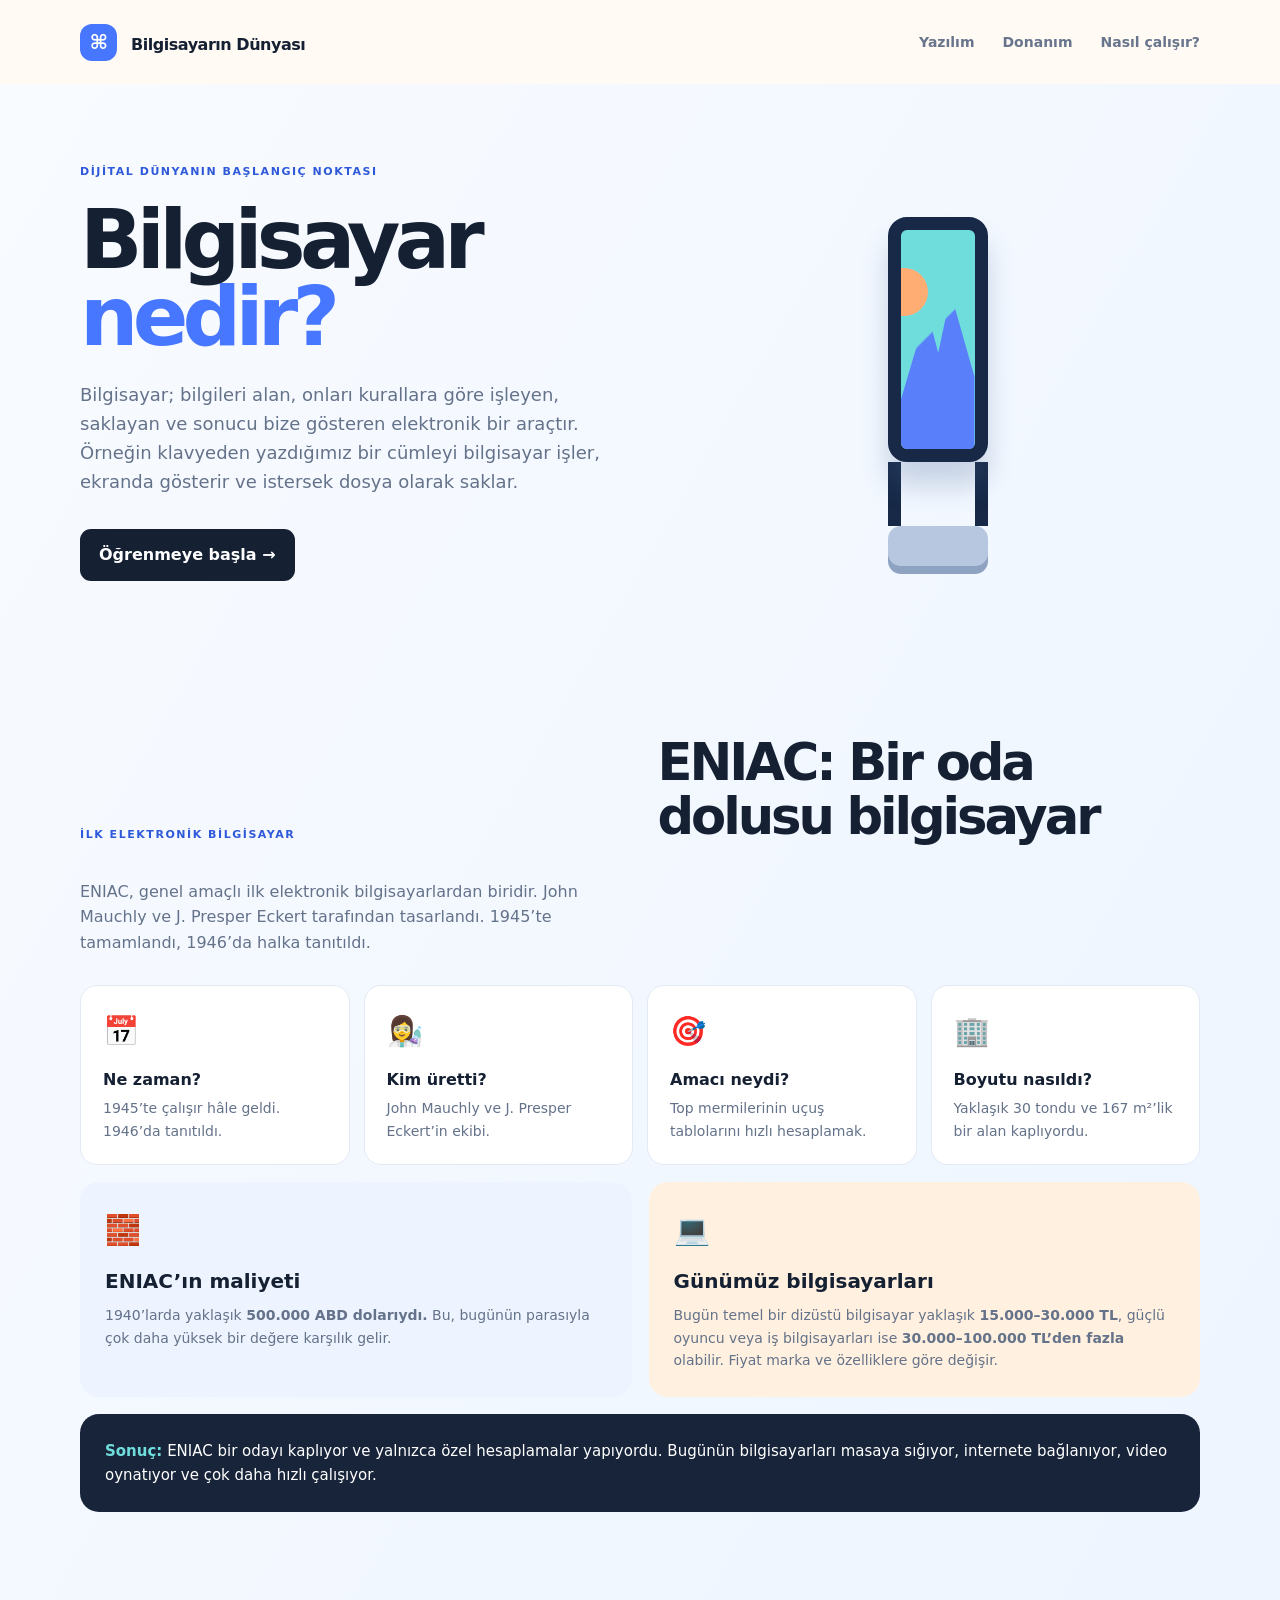
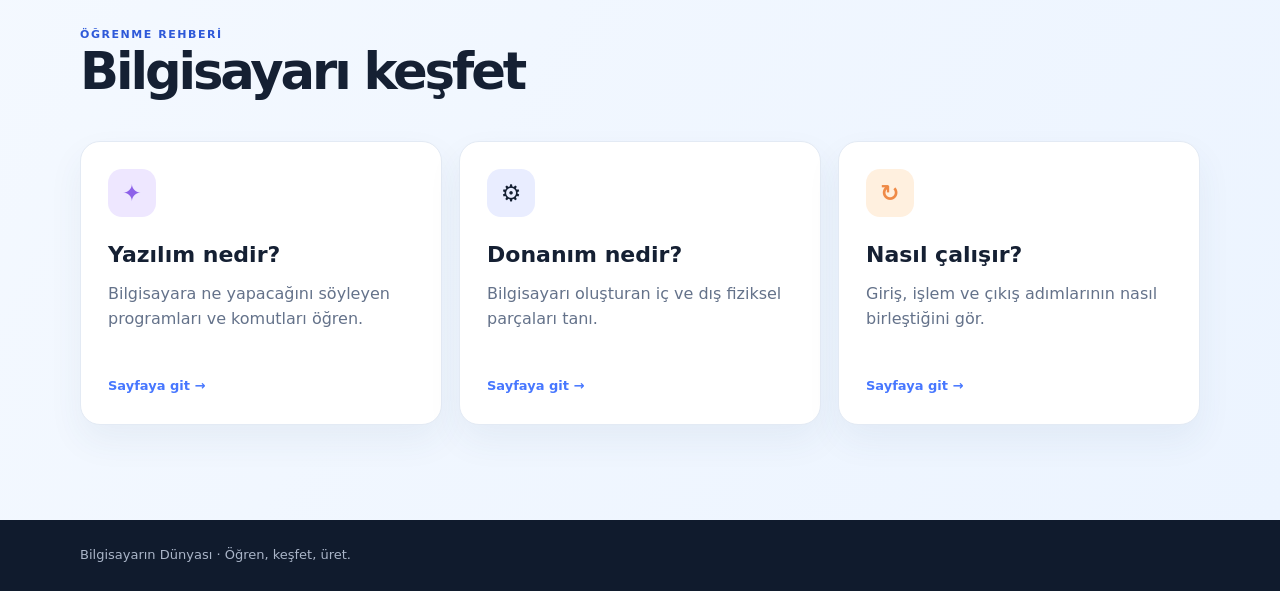
<file: index.html>
<!doctype html>
<html lang="tr">
<head>
  <meta charset="utf-8"><meta name="viewport" content="width=device-width, initial-scale=1">
  <title>Bilgisayar Nedir?</title><link rel="stylesheet" href="styles.css">
</head>
<body>
  <header><div class="wrap nav"><a class="brand" href="index.html"><span>⌘</span> Bilgisayarın Dünyası</a><nav><a href="yazilim.html">Yazılım</a><a href="donanim.html">Donanım</a><a href="nasil-calisir.html">Nasıl çalışır?</a></nav></div></header>
  <main class="home">
    <div class="wrap home-grid">
      <section class="intro"><small>DİJİTAL DÜNYANIN BAŞLANGIÇ NOKTASI</small><h1>Bilgisayar<br><em>nedir?</em></h1><p>Bilgisayar; bilgileri alan, onları kurallara göre işleyen, saklayan ve sonucu bize gösteren elektronik bir araçtır. Örneğin klavyeden yazdığımız bir cümleyi bilgisayar işler, ekranda gösterir ve istersek dosya olarak saklar.</p><a class="button" href="yazilim.html">Öğrenmeye başla →</a></section>
      <div class="computer" aria-label="Masaüstü bilgisayar görseli"><div class="screen"><div class="sun"></div><div class="mountain"></div></div><div class="stand"></div><div class="keyboard"></div></div>
    </div>
    <section class="wrap history">
      <div class="history-heading"><small>İLK ELEKTRONİK BİLGİSAYAR</small><h2>ENIAC: Bir oda<br>dolusu bilgisayar</h2><p>ENIAC, genel amaçlı ilk elektronik bilgisayarlardan biridir. John Mauchly ve J. Presper Eckert tarafından tasarlandı. 1945’te tamamlandı, 1946’da halka tanıtıldı.</p></div>
      <div class="history-grid">
        <article class="fact"><span class="fact-icon">📅</span><strong>Ne zaman?</strong><p>1945’te çalışır hâle geldi. 1946’da tanıtıldı.</p></article>
        <article class="fact"><span class="fact-icon">👩‍🔬</span><strong>Kim üretti?</strong><p>John Mauchly ve J. Presper Eckert’in ekibi.</p></article>
        <article class="fact"><span class="fact-icon">🎯</span><strong>Amacı neydi?</strong><p>Top mermilerinin uçuş tablolarını hızlı hesaplamak.</p></article>
        <article class="fact"><span class="fact-icon">🏢</span><strong>Boyutu nasıldı?</strong><p>Yaklaşık 30 tondu ve 167 m²’lik bir alan kaplıyordu.</p></article>
      </div>
      <div class="compare">
        <div><span class="compare-icon">🧱</span><h3>ENIAC’ın maliyeti</h3><p>1940’larda yaklaşık <b>500.000 ABD dolarıydı.</b> Bu, bugünün parasıyla çok daha yüksek bir değere karşılık gelir.</p></div>
        <div><span class="compare-icon">💻</span><h3>Günümüz bilgisayarları</h3><p>Bugün temel bir dizüstü bilgisayar yaklaşık <b>15.000–30.000 TL</b>, güçlü oyuncu veya iş bilgisayarları ise <b>30.000–100.000 TL’den fazla</b> olabilir. Fiyat marka ve özelliklere göre değişir.</p></div>
        <div class="comparison-note"><b>Sonuç:</b> ENIAC bir odayı kaplıyor ve yalnızca özel hesaplamalar yapıyordu. Bugünün bilgisayarları masaya sığıyor, internete bağlanıyor, video oynatıyor ve çok daha hızlı çalışıyor.</div>
      </div>
    </section>
    <section class="wrap principles"><small>ÖĞRENME REHBERİ</small><h2>Bilgisayarı keşfet</h2><div class="link-cards">
      <a href="yazilim.html" class="link-card purple"><b>✦</b><h3>Yazılım nedir?</h3><p>Bilgisayara ne yapacağını söyleyen programları ve komutları öğren.</p><span>Sayfaya git →</span></a>
      <a href="donanim.html" class="link-card blue"><b>⚙</b><h3>Donanım nedir?</h3><p>Bilgisayarı oluşturan iç ve dış fiziksel parçaları tanı.</p><span>Sayfaya git →</span></a>
      <a href="nasil-calisir.html" class="link-card orange"><b>↻</b><h3>Nasıl çalışır?</h3><p>Giriş, işlem ve çıkış adımlarının nasıl birleştiğini gör.</p><span>Sayfaya git →</span></a>
    </div></section>
  </main>
  <footer><div class="wrap">Bilgisayarın Dünyası · Öğren, keşfet, üret.</div></footer>
</body></html>
</file>
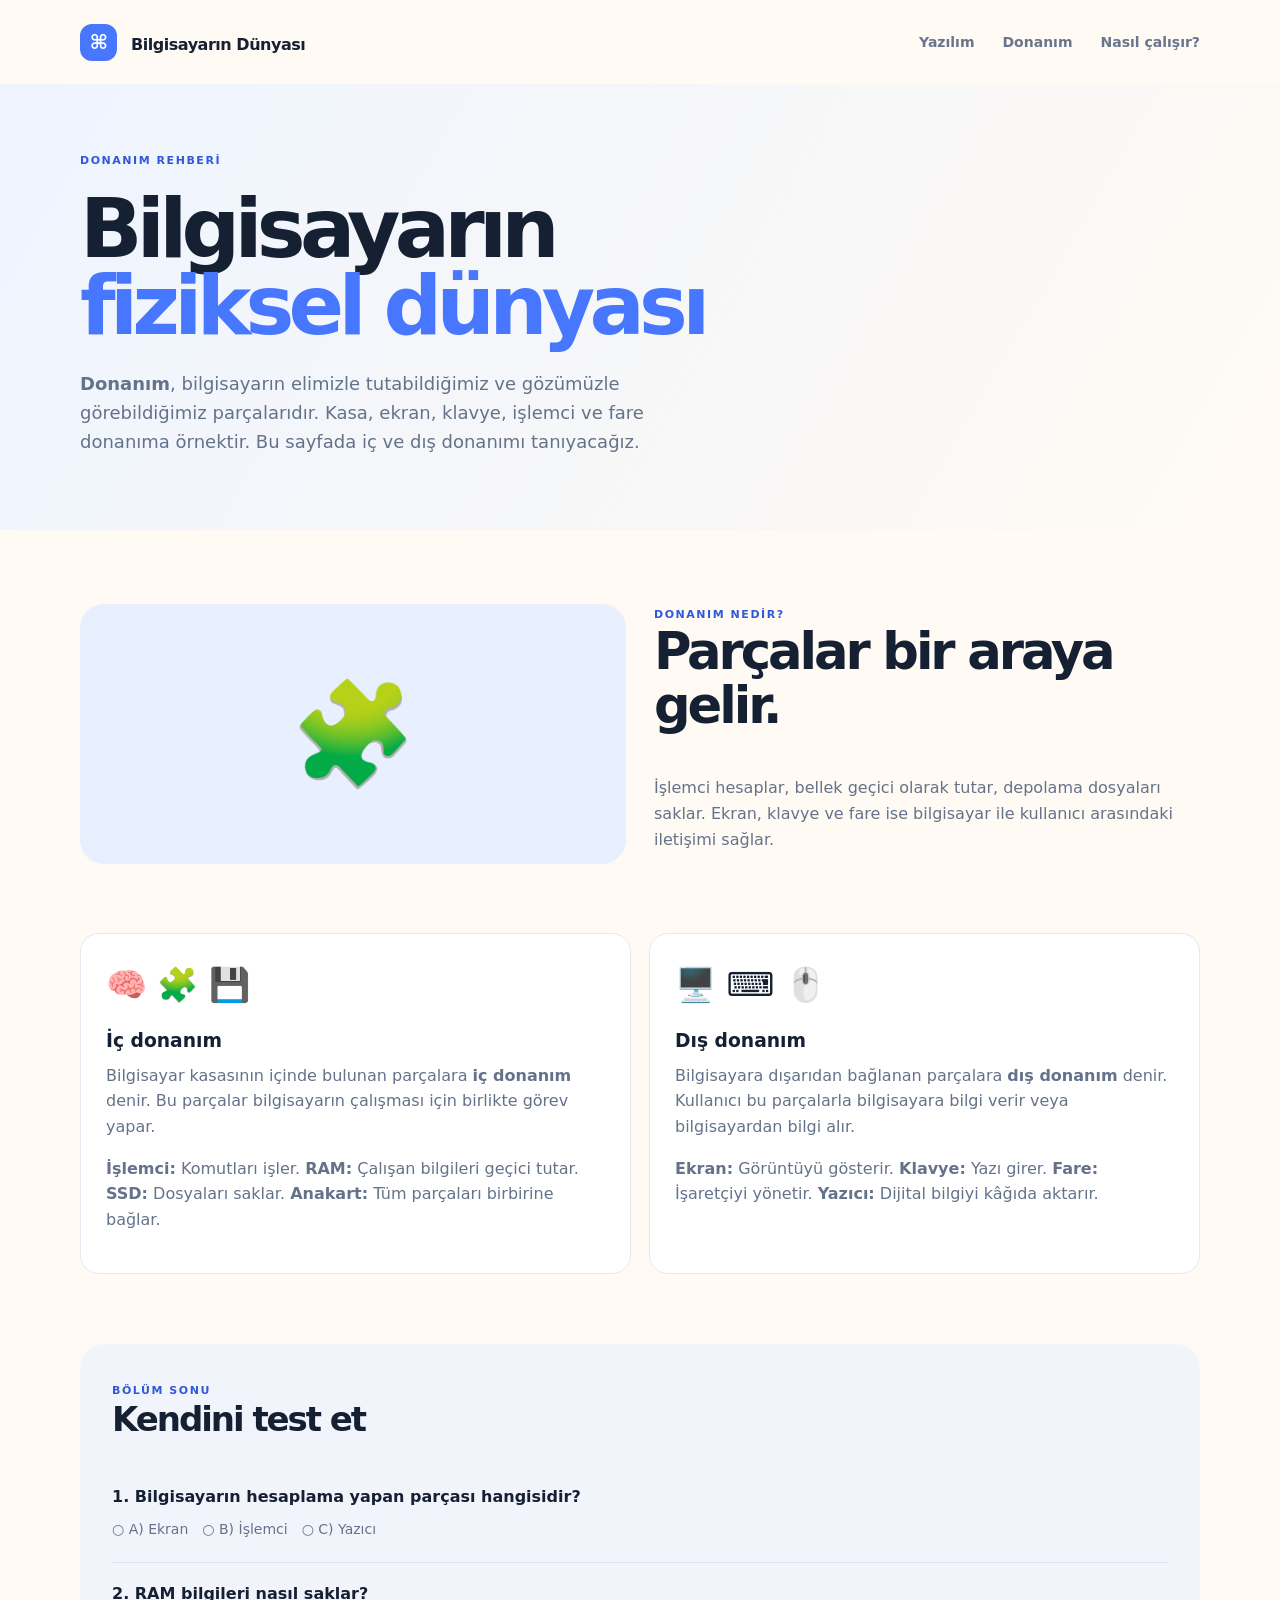
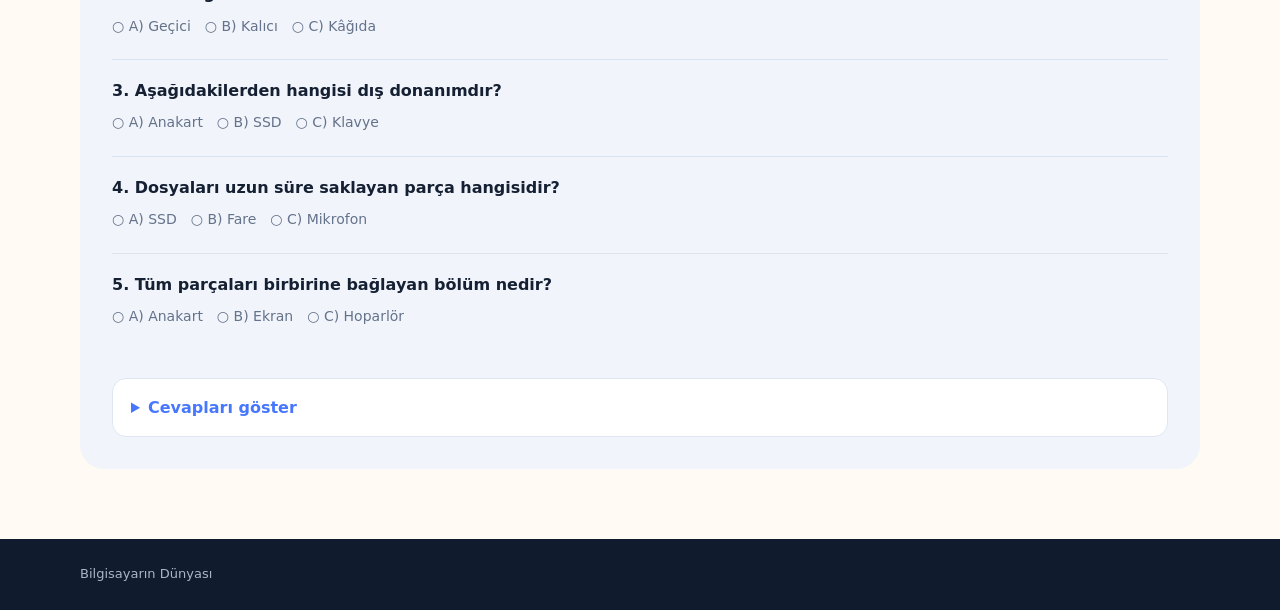
<file: donanim.html>
<!doctype html><html lang="tr"><head><meta charset="utf-8"><meta name="viewport" content="width=device-width,initial-scale=1"><title>Donanım | Bilgisayarın Dünyası</title><link rel="stylesheet" href="styles.css"></head><body>
<header><div class="wrap nav"><a class="brand" href="index.html"><span>⌘</span> Bilgisayarın Dünyası</a><nav><a href="yazilim.html">Yazılım</a><a href="donanim.html">Donanım</a><a href="nasil-calisir.html">Nasıl çalışır?</a></nav></div></header>
<section class="page-hero"><div class="wrap"><small>DONANIM REHBERİ</small><h1>Bilgisayarın<br><em>fiziksel dünyası</em></h1><p><b>Donanım</b>, bilgisayarın elimizle tutabildiğimiz ve gözümüzle görebildiğimiz parçalarıdır. Kasa, ekran, klavye, işlemci ve fare donanıma örnektir. Bu sayfada iç ve dış donanımı tanıyacağız.</p></div></section>
<main class="content wrap"><div class="definition"><div class="definition-art">🧩</div><div class="definition-copy"><small>DONANIM NEDİR?</small><h2>Parçalar bir araya gelir.</h2><p>İşlemci hesaplar, bellek geçici olarak tutar, depolama dosyaları saklar. Ekran, klavye ve fare ise bilgisayar ile kullanıcı arasındaki iletişimi sağlar.</p></div></div>
<div class="lesson-grid"><article class="lesson"><span class="symbol">🧠 🧩 💾</span><h3>İç donanım</h3><p>Bilgisayar kasasının içinde bulunan parçalara <b>iç donanım</b> denir. Bu parçalar bilgisayarın çalışması için birlikte görev yapar.</p><p><b>İşlemci:</b> Komutları işler. <b>RAM:</b> Çalışan bilgileri geçici tutar. <b>SSD:</b> Dosyaları saklar. <b>Anakart:</b> Tüm parçaları birbirine bağlar.</p></article><article class="lesson"><span class="symbol">🖥️ ⌨️ 🖱️</span><h3>Dış donanım</h3><p>Bilgisayara dışarıdan bağlanan parçalara <b>dış donanım</b> denir. Kullanıcı bu parçalarla bilgisayara bilgi verir veya bilgisayardan bilgi alır.</p><p><b>Ekran:</b> Görüntüyü gösterir. <b>Klavye:</b> Yazı girer. <b>Fare:</b> İşaretçiyi yönetir. <b>Yazıcı:</b> Dijital bilgiyi kâğıda aktarır.</p></article></div>
<section class="quiz"><small>BÖLÜM SONU</small><h2>Kendini test et</h2><div class="question"><p>1. Bilgisayarın hesaplama yapan parçası hangisidir?</p><label>○ A) Ekran　○ B) İşlemci　○ C) Yazıcı</label></div><div class="question"><p>2. RAM bilgileri nasıl saklar?</p><label>○ A) Geçici　○ B) Kalıcı　○ C) Kâğıda</label></div><div class="question"><p>3. Aşağıdakilerden hangisi dış donanımdır?</p><label>○ A) Anakart　○ B) SSD　○ C) Klavye</label></div><div class="question"><p>4. Dosyaları uzun süre saklayan parça hangisidir?</p><label>○ A) SSD　○ B) Fare　○ C) Mikrofon</label></div><div class="question"><p>5. Tüm parçaları birbirine bağlayan bölüm nedir?</p><label>○ A) Anakart　○ B) Ekran　○ C) Hoparlör</label></div><details><summary>Cevapları göster</summary><ol><li>B — İşlemci</li><li>A — Geçici</li><li>C — Klavye</li><li>A — SSD</li><li>A — Anakart</li></ol></details></section></main><footer><div class="wrap">Bilgisayarın Dünyası</div></footer></body></html>
</file>
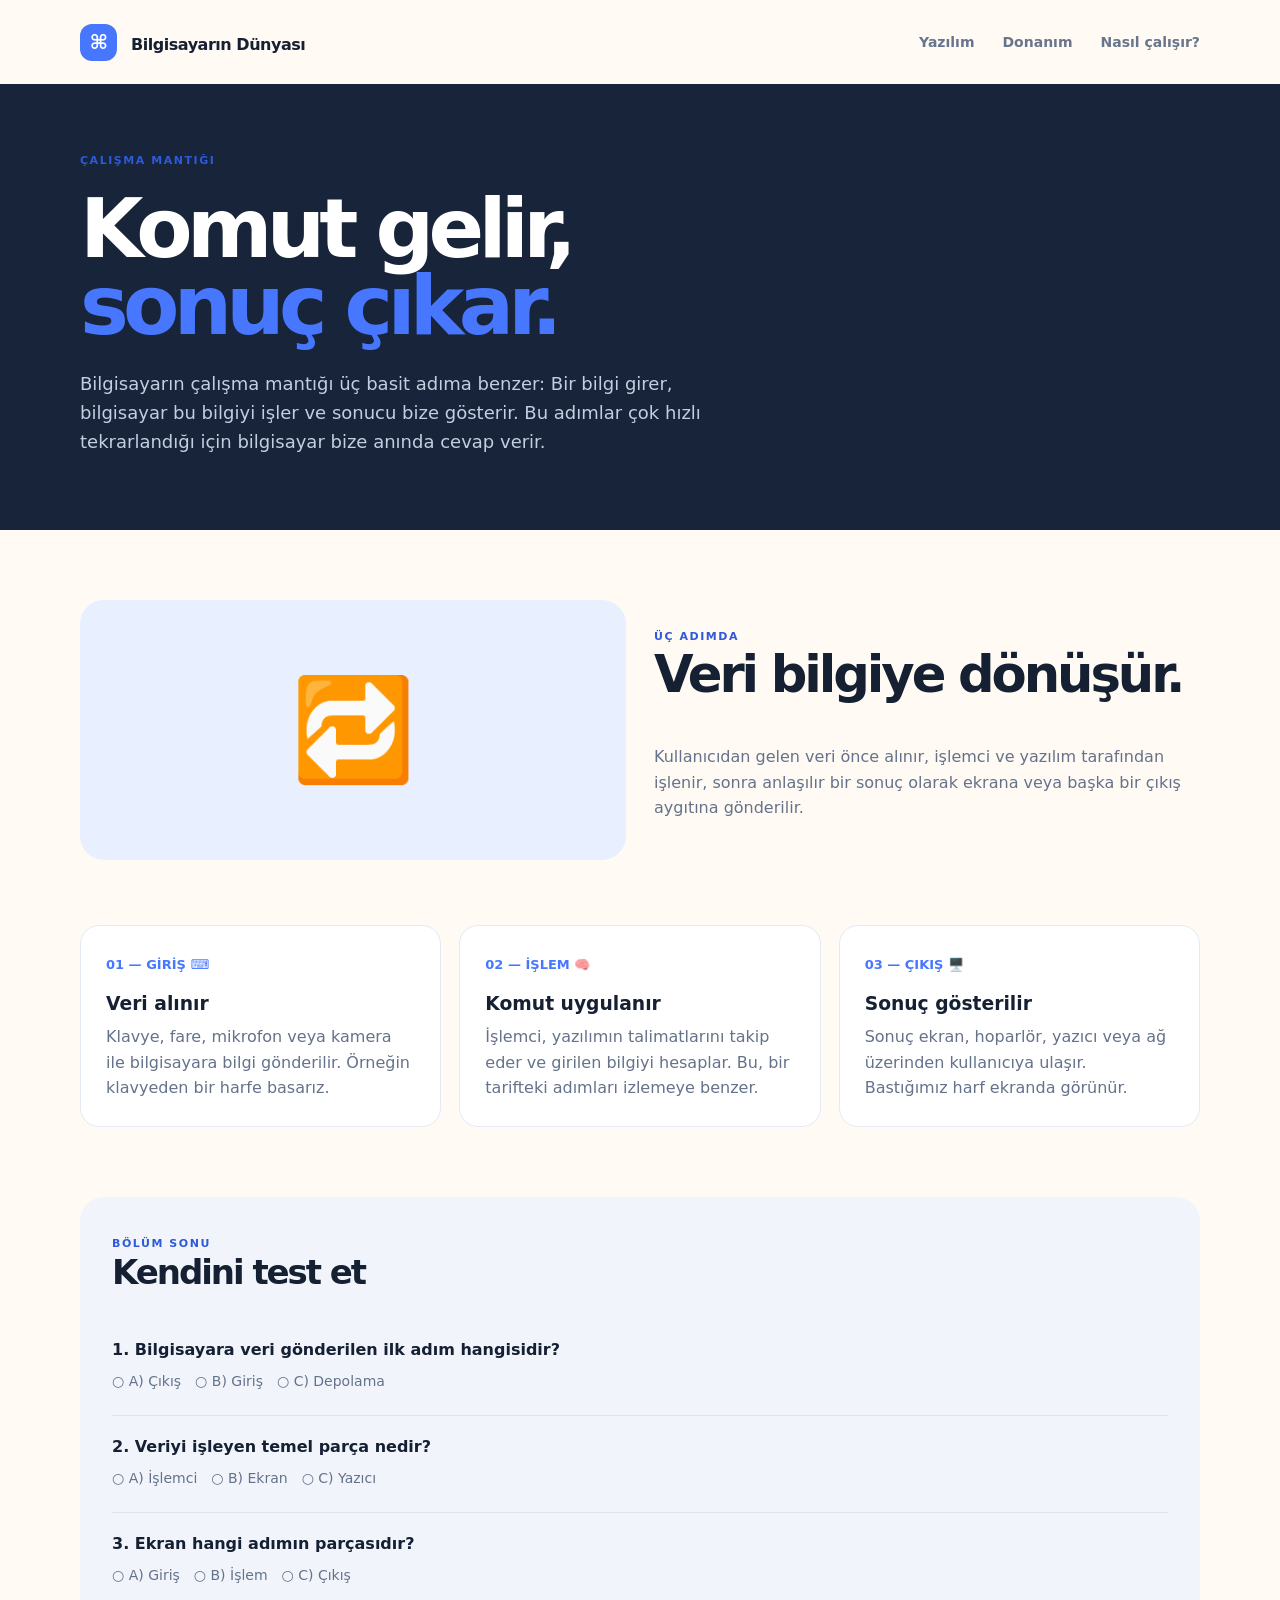
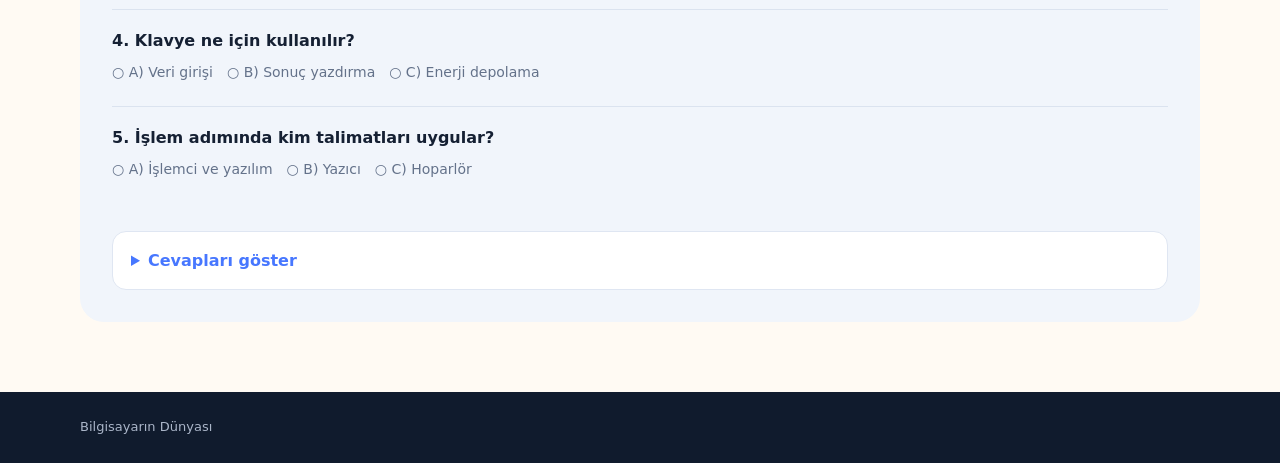
<file: nasil-calisir.html>
<!doctype html><html lang="tr"><head><meta charset="utf-8"><meta name="viewport" content="width=device-width,initial-scale=1"><title>Nasıl Çalışır? | Bilgisayarın Dünyası</title><link rel="stylesheet" href="styles.css"></head><body>
<header><div class="wrap nav"><a class="brand" href="index.html"><span>⌘</span> Bilgisayarın Dünyası</a><nav><a href="yazilim.html">Yazılım</a><a href="donanim.html">Donanım</a><a href="nasil-calisir.html">Nasıl çalışır?</a></nav></div></header>
<section class="page-hero dark-hero"><div class="wrap"><small>ÇALIŞMA MANTIĞI</small><h1>Komut gelir,<br><em>sonuç çıkar.</em></h1><p>Bilgisayarın çalışma mantığı üç basit adıma benzer: Bir bilgi girer, bilgisayar bu bilgiyi işler ve sonucu bize gösterir. Bu adımlar çok hızlı tekrarlandığı için bilgisayar bize anında cevap verir.</p></div></section>
<main class="content wrap"><div class="definition"><div class="definition-art">🔁</div><div class="definition-copy"><small>ÜÇ ADIMDA</small><h2>Veri bilgiye dönüşür.</h2><p>Kullanıcıdan gelen veri önce alınır, işlemci ve yazılım tarafından işlenir, sonra anlaşılır bir sonuç olarak ekrana veya başka bir çıkış aygıtına gönderilir.</p></div></div>
<div class="steps"><article class="step"><strong>01 — GİRİŞ ⌨️</strong><h3>Veri alınır</h3><p>Klavye, fare, mikrofon veya kamera ile bilgisayara bilgi gönderilir. Örneğin klavyeden bir harfe basarız.</p></article><article class="step"><strong>02 — İŞLEM 🧠</strong><h3>Komut uygulanır</h3><p>İşlemci, yazılımın talimatlarını takip eder ve girilen bilgiyi hesaplar. Bu, bir tarifteki adımları izlemeye benzer.</p></article><article class="step"><strong>03 — ÇIKIŞ 🖥️</strong><h3>Sonuç gösterilir</h3><p>Sonuç ekran, hoparlör, yazıcı veya ağ üzerinden kullanıcıya ulaşır. Bastığımız harf ekranda görünür.</p></article></div>
<section class="quiz"><small>BÖLÜM SONU</small><h2>Kendini test et</h2><div class="question"><p>1. Bilgisayara veri gönderilen ilk adım hangisidir?</p><label>○ A) Çıkış　○ B) Giriş　○ C) Depolama</label></div><div class="question"><p>2. Veriyi işleyen temel parça nedir?</p><label>○ A) İşlemci　○ B) Ekran　○ C) Yazıcı</label></div><div class="question"><p>3. Ekran hangi adımın parçasıdır?</p><label>○ A) Giriş　○ B) İşlem　○ C) Çıkış</label></div><div class="question"><p>4. Klavye ne için kullanılır?</p><label>○ A) Veri girişi　○ B) Sonuç yazdırma　○ C) Enerji depolama</label></div><div class="question"><p>5. İşlem adımında kim talimatları uygular?</p><label>○ A) İşlemci ve yazılım　○ B) Yazıcı　○ C) Hoparlör</label></div><details><summary>Cevapları göster</summary><ol><li>B — Giriş</li><li>A — İşlemci</li><li>C — Çıkış</li><li>A — Veri girişi</li><li>A — İşlemci ve yazılım</li></ol></details></section></main><footer><div class="wrap">Bilgisayarın Dünyası</div></footer></body></html>
</file>
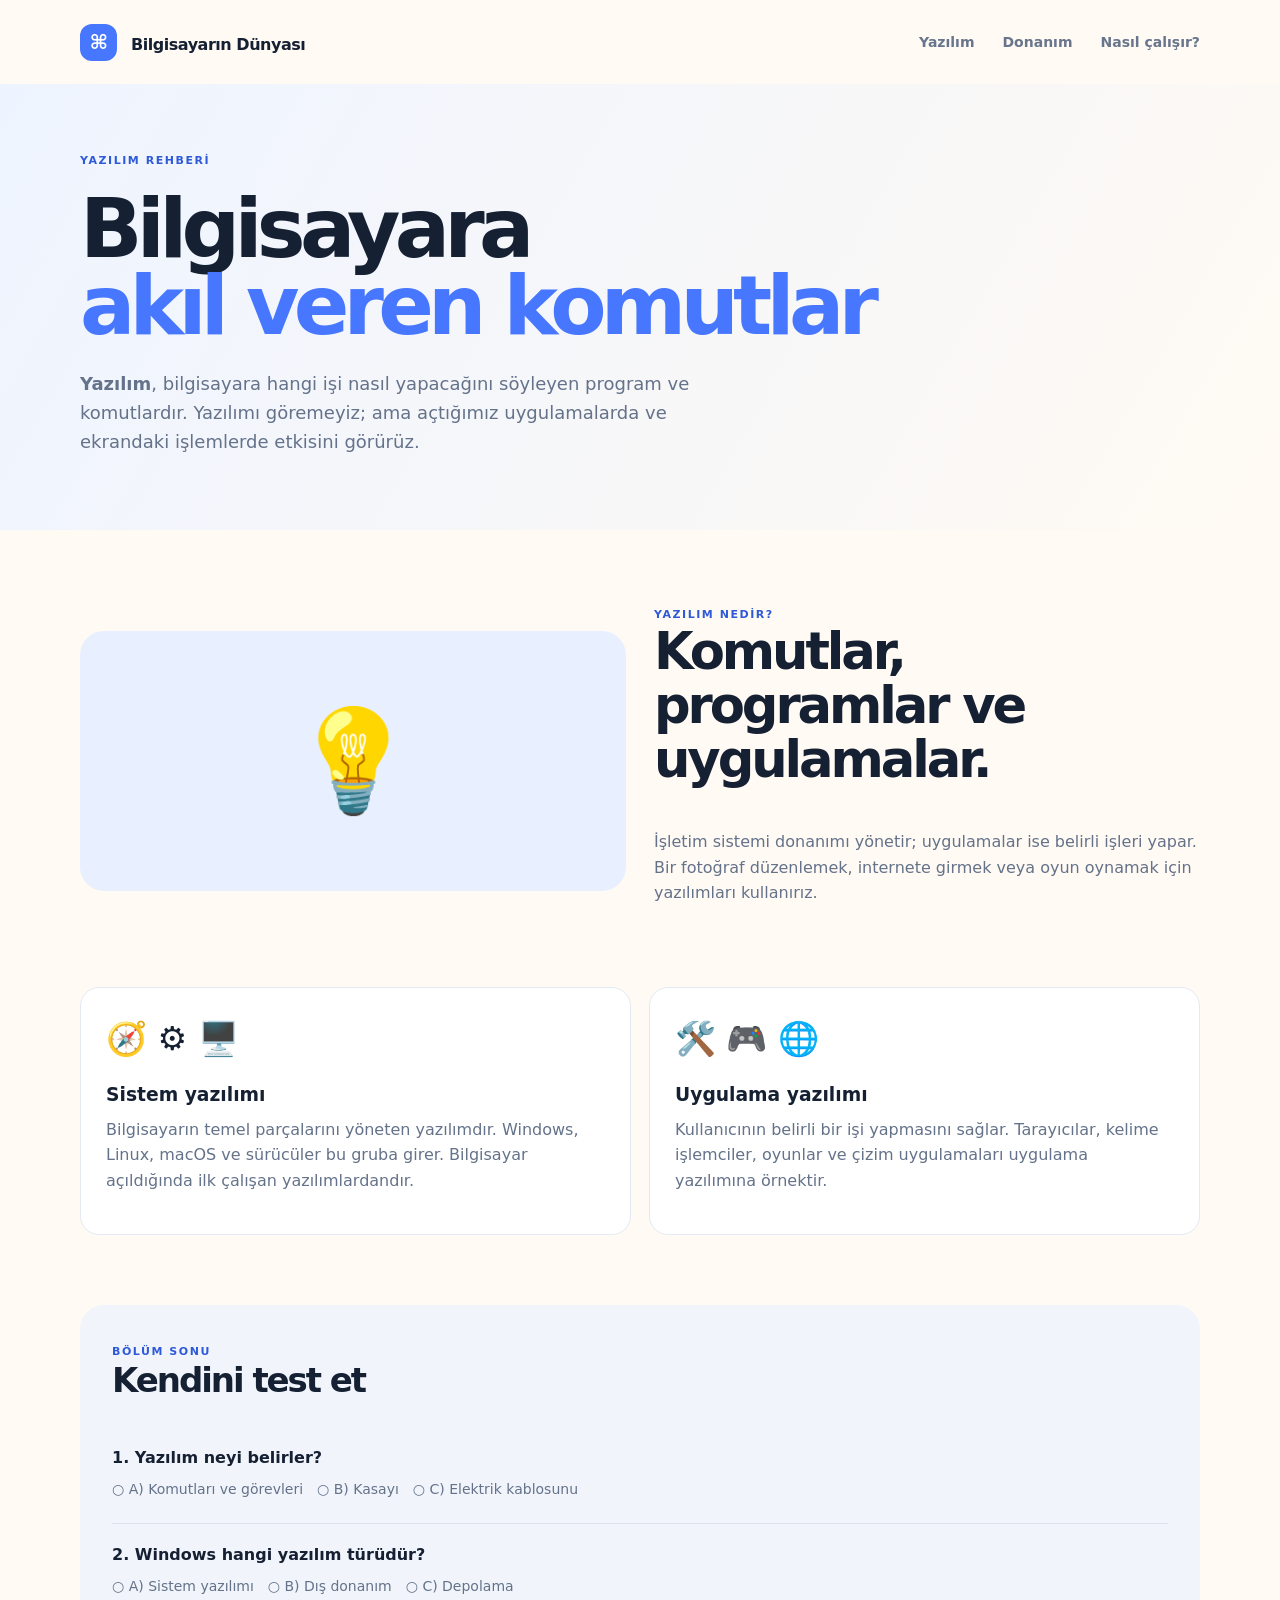
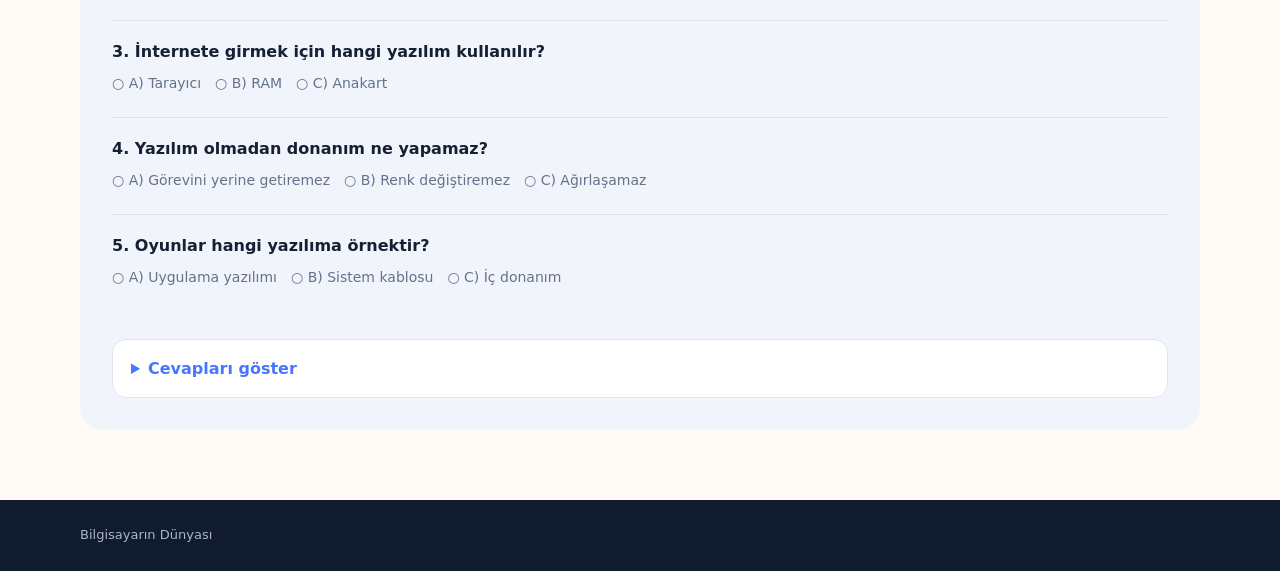
<file: yazilim.html>
<!doctype html><html lang="tr"><head><meta charset="utf-8"><meta name="viewport" content="width=device-width,initial-scale=1"><title>Yazılım | Bilgisayarın Dünyası</title><link rel="stylesheet" href="styles.css"></head><body>
<header><div class="wrap nav"><a class="brand" href="index.html"><span>⌘</span> Bilgisayarın Dünyası</a><nav><a href="yazilim.html">Yazılım</a><a href="donanim.html">Donanım</a><a href="nasil-calisir.html">Nasıl çalışır?</a></nav></div></header>
<section class="page-hero"><div class="wrap"><small>YAZILIM REHBERİ</small><h1>Bilgisayara<br><em>akıl veren komutlar</em></h1><p><b>Yazılım</b>, bilgisayara hangi işi nasıl yapacağını söyleyen program ve komutlardır. Yazılımı göremeyiz; ama açtığımız uygulamalarda ve ekrandaki işlemlerde etkisini görürüz.</p></div></section>
<main class="content wrap"><div class="definition"><div class="definition-art">💡</div><div class="definition-copy"><small>YAZILIM NEDİR?</small><h2>Komutlar, programlar ve uygulamalar.</h2><p>İşletim sistemi donanımı yönetir; uygulamalar ise belirli işleri yapar. Bir fotoğraf düzenlemek, internete girmek veya oyun oynamak için yazılımları kullanırız.</p></div></div>
<div class="lesson-grid"><article class="lesson"><span class="symbol">🧭 ⚙️ 🖥️</span><h3>Sistem yazılımı</h3><p>Bilgisayarın temel parçalarını yöneten yazılımdır. Windows, Linux, macOS ve sürücüler bu gruba girer. Bilgisayar açıldığında ilk çalışan yazılımlardandır.</p></article><article class="lesson"><span class="symbol">🛠️ 🎮 🌐</span><h3>Uygulama yazılımı</h3><p>Kullanıcının belirli bir işi yapmasını sağlar. Tarayıcılar, kelime işlemciler, oyunlar ve çizim uygulamaları uygulama yazılımına örnektir.</p></article></div>
<section class="quiz"><small>BÖLÜM SONU</small><h2>Kendini test et</h2><div class="question"><p>1. Yazılım neyi belirler?</p><label>○ A) Komutları ve görevleri　○ B) Kasayı　○ C) Elektrik kablosunu</label></div><div class="question"><p>2. Windows hangi yazılım türüdür?</p><label>○ A) Sistem yazılımı　○ B) Dış donanım　○ C) Depolama</label></div><div class="question"><p>3. İnternete girmek için hangi yazılım kullanılır?</p><label>○ A) Tarayıcı　○ B) RAM　○ C) Anakart</label></div><div class="question"><p>4. Yazılım olmadan donanım ne yapamaz?</p><label>○ A) Görevini yerine getiremez　○ B) Renk değiştiremez　○ C) Ağırlaşamaz</label></div><div class="question"><p>5. Oyunlar hangi yazılıma örnektir?</p><label>○ A) Uygulama yazılımı　○ B) Sistem kablosu　○ C) İç donanım</label></div><details><summary>Cevapları göster</summary><ol><li>A — Komutları ve görevleri</li><li>A — Sistem yazılımı</li><li>A — Tarayıcı</li><li>A — Görevini yerine getiremez</li><li>A — Uygulama yazılımı</li></ol></details></section></main><footer><div class="wrap">Bilgisayarın Dünyası</div></footer></body></html>
</file>
<file: styles.css>
:root{--ink:#152033;--muted:#64728a;--blue:#4777ff;--line:#e3eaf4;--cream:#fffaf3}*{box-sizing:border-box}html{scroll-behavior:smooth}body{margin:0;color:var(--ink);background:var(--cream);font:16px/1.6 Inter,ui-sans-serif,system-ui,sans-serif}a{color:inherit;text-decoration:none}.wrap{width:min(1120px,calc(100% - 40px));margin:auto}.nav{height:84px;display:flex;align-items:center;justify-content:space-between}.brand{font-weight:800;letter-spacing:-.03em}.brand span{display:inline-grid;place-items:center;width:37px;height:37px;margin-right:9px;border-radius:12px;color:white;background:var(--blue);font-size:20px}.nav nav{display:flex;gap:28px;font-size:14px;font-weight:700;color:#68758c}.nav nav a:hover{color:var(--blue)}h1,h2,h3,p{margin-top:0}h1{font-size:clamp(50px,7vw,82px);line-height:.95;letter-spacing:-.07em;margin:18px 0 25px}h1 em{font-style:normal;color:var(--blue)}h2{font-size:clamp(32px,4vw,52px);line-height:1.05;letter-spacing:-.06em}small{font-size:11px;letter-spacing:.14em;font-weight:900;color:#2e59d9}.home{background:linear-gradient(120deg,#f8fbff,#ecf4ff)}.home-grid{min-height:570px;display:grid;grid-template-columns:1fr 1fr;align-items:center;gap:70px}.intro p{max-width:530px;color:var(--muted);font-size:18px}.button{display:inline-block;margin-top:15px;padding:13px 19px;border-radius:11px;color:white;background:var(--ink);font-weight:800}.button:hover{background:var(--blue)}.computer{position:relative;max-width:480px;margin:auto;padding:45px 20px 0}.screen{height:245px;border:13px solid #172947;border-radius:19px;background:#70dddd;position:relative;overflow:hidden;box-shadow:0 24px 26px #46689940}.screen:after{content:"";position:absolute;inset:0;background:linear-gradient(135deg,transparent 45%,#597ffa 46% 100%);clip-path:polygon(0 78%,36% 37%,51% 56%,68% 29%,100% 67%,100% 100%,0 100%)}.sun{width:48px;height:48px;background:#ffad72;border-radius:50%;position:absolute;right:47px;top:38px}.stand{width:100px;height:64px;margin:auto;border-left:13px solid #172947;border-right:13px solid #172947}.keyboard{height:40px;border-radius:13px;background:#b6c7df;box-shadow:0 8px #8ea3c2}.principles{padding:78px 0 95px}.link-cards{display:grid;grid-template-columns:repeat(3,1fr);gap:17px;margin-top:28px}.link-card{padding:27px;border-radius:20px;background:white;border:1px solid var(--line);box-shadow:0 16px 35px #314c7610;transition:.2s}.link-card:hover{transform:translateY(-5px);box-shadow:0 20px 40px #314c7620}.link-card b{display:grid;place-items:center;width:48px;height:48px;border-radius:14px;font-size:23px;background:#e9edff}.link-card h3{margin:20px 0 8px;font-size:22px}.link-card p{color:var(--muted);min-height:75px}.link-card span{font-size:13px;font-weight:800;color:var(--blue)}.purple b{background:#eee7ff;color:#8d61e9}.orange b{background:#fff0df;color:#ef8a47}.history{padding:70px 0 30px}.history-heading{display:grid;grid-template-columns:1fr 1fr;gap:35px;align-items:end}.history-heading h2{margin:12px 0 0}.history-heading p{color:var(--muted);margin:0}.history-grid{display:grid;grid-template-columns:repeat(4,1fr);gap:14px;margin-top:30px}.fact{padding:22px;background:#fff;border:1px solid var(--line);border-radius:17px}.fact-icon,.compare-icon{display:block;font-size:29px;margin-bottom:12px}.fact strong{display:block;margin-bottom:5px}.fact p,.compare p{color:var(--muted);font-size:14px;margin:0}.compare{display:grid;grid-template-columns:1fr 1fr;gap:17px;margin-top:17px}.compare>div{padding:25px;background:#edf4ff;border-radius:19px}.compare>div:nth-child(2){background:#fff0df}.compare h3{margin:0 0 7px;font-size:20px}.comparison-note{grid-column:1/-1!important;background:#17243a!important;color:#fff}.comparison-note b{color:#70dddd}.comparison-note{font-size:15px}.comparison-note p{color:#d7dfed}footer{padding:25px 0;background:#101b2d;color:#aab5c8;font-size:13px}
.page-hero{padding:62px 0 55px;background:linear-gradient(120deg,#eef4ff,#fffaf3)}.page-hero p{max-width:650px;color:var(--muted);font-size:18px}.content{padding:70px 0}.definition{display:grid;grid-template-columns:1fr 1fr;gap:28px;align-items:center;margin-bottom:65px}.definition-art{min-height:260px;display:grid;place-items:center;border-radius:24px;background:#e8f0ff;font-size:100px}.definition-copy p,.lesson p{color:var(--muted)}.lesson-grid{display:grid;grid-template-columns:repeat(2,1fr);gap:18px}.lesson{padding:25px;border:1px solid var(--line);border-radius:19px;background:#fff}.lesson .symbol{font-size:33px}.lesson h3{margin:14px 0 7px}.quiz{margin-top:70px;padding:32px;border-radius:24px;background:#f1f5fb}.quiz h2{font-size:34px}.question{padding:18px 0;border-bottom:1px solid #dbe3ef}.question:last-of-type{border:0}.question p{font-weight:700;margin-bottom:8px}.question label{display:block;color:var(--muted);margin:4px 0;font-size:14px}details{margin-top:28px;border-radius:14px;background:#fff;border:1px solid #dfe6f2;padding:16px 18px}summary{cursor:pointer;color:var(--blue);font-weight:800}details ol{margin-bottom:0;color:var(--muted)}.dark-hero{background:#17243a;color:#fff}.dark-hero p{color:#c3cfdf}.steps{display:grid;grid-template-columns:repeat(3,1fr);gap:18px}.step{padding:25px;border-radius:19px;background:#fff;border:1px solid var(--line)}.step strong{color:var(--blue);font-size:13px}.step h3{margin:13px 0 5px}.step p{color:var(--muted);margin:0}@media(max-width:760px){.nav nav{gap:10px;font-size:12px}.home-grid,.definition,.history-heading{grid-template-columns:1fr;gap:25px}.computer{order:-1}.link-cards,.lesson-grid,.steps,.history-grid,.compare{grid-template-columns:1fr}.comparison-note{grid-column:auto!important}.principles{padding-top:55px}.page-hero{padding-top:40px}}
</file>
